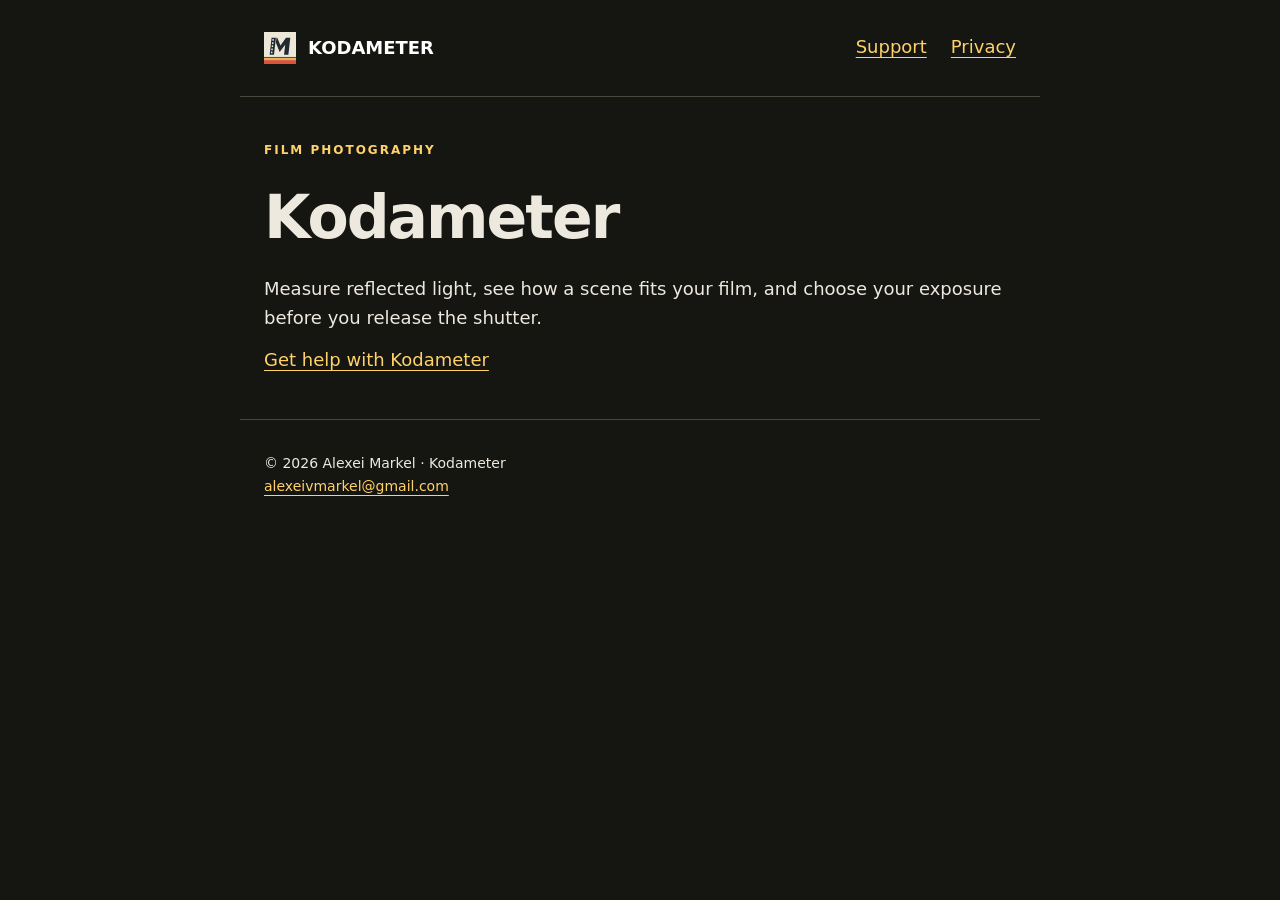
<file: index.html>
<!doctype html><html lang="en"><head><meta charset="utf-8"><meta name="viewport" content="width=device-width,initial-scale=1"><title>Kodameter</title><link rel="stylesheet" href="style.css"></head><body><header><a href="./"><img src="kodameter.svg" width="32" height="32" alt=""> <strong>KODAMETER</strong></a><nav aria-label="Main navigation"><a href="support.html">Support</a><a href="privacy.html">Privacy</a></nav></header><main><p class="eyebrow">Film photography</p><h1>Kodameter</h1><p>Measure reflected light, see how a scene fits your film, and choose your exposure before you release the shutter.</p><p><a href="support.html">Get help with Kodameter</a></p></main><footer>© 2026 Alexei Markel · Kodameter<br><a href="mailto:alexeivmarkel@gmail.com">alexeivmarkel@gmail.com</a></footer></body></html>
</file>
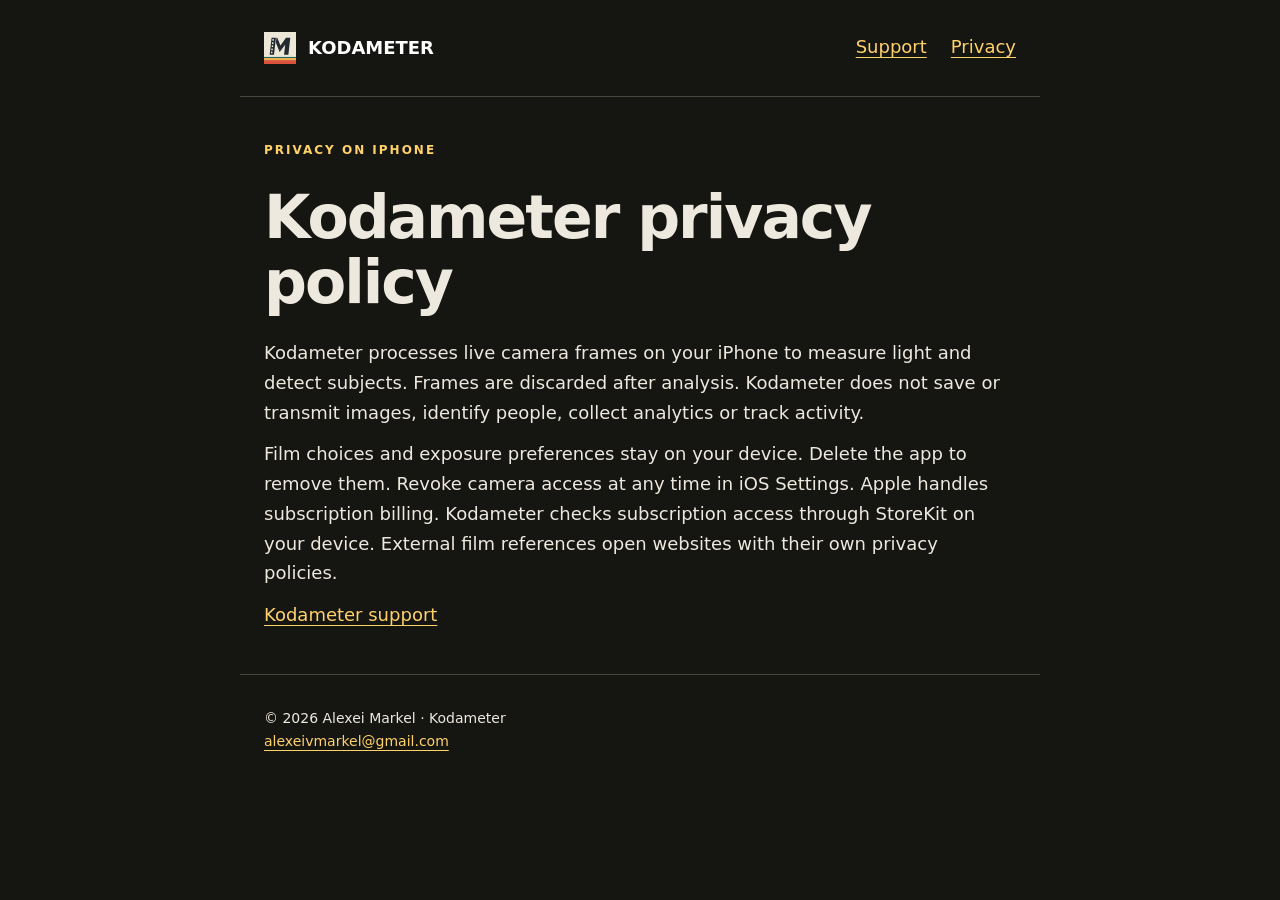
<file: privacy.html>
<!doctype html><html lang="en"><head><meta charset="utf-8"><meta name="viewport" content="width=device-width,initial-scale=1"><title>Kodameter privacy policy</title><link rel="stylesheet" href="style.css"></head><body><header><a href="./"><img src="kodameter.svg" width="32" height="32" alt=""> <strong>KODAMETER</strong></a><nav aria-label="Main navigation"><a href="support.html">Support</a><a href="privacy.html">Privacy</a></nav></header><main><p class="eyebrow">Privacy on iPhone</p><h1>Kodameter privacy policy</h1><p>Kodameter processes live camera frames on your iPhone to measure light and detect subjects. Frames are discarded after analysis. Kodameter does not save or transmit images, identify people, collect analytics or track activity.</p><p>Film choices and exposure preferences stay on your device. Delete the app to remove them. Revoke camera access at any time in iOS Settings. Apple handles subscription billing. Kodameter checks subscription access through StoreKit on your device. External film references open websites with their own privacy policies.</p><p><a href="support.html">Kodameter support</a></p></main><footer>© 2026 Alexei Markel · Kodameter<br><a href="mailto:alexeivmarkel@gmail.com">alexeivmarkel@gmail.com</a></footer></body></html>
</file>
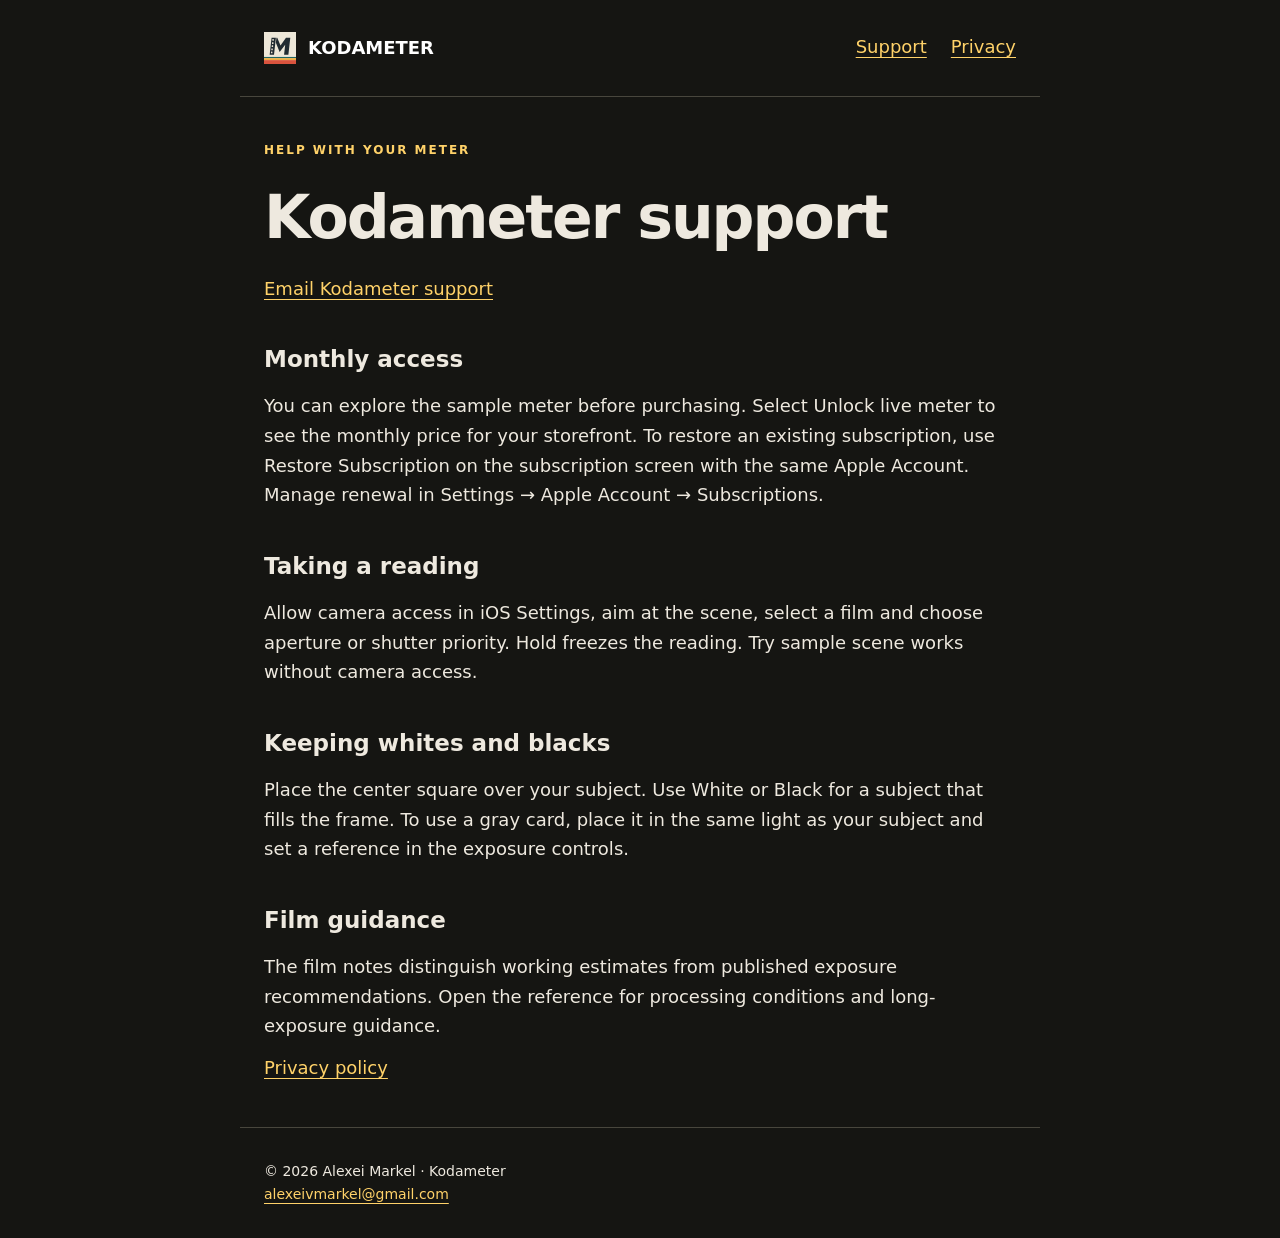
<file: support.html>
<!doctype html><html lang="en"><head><meta charset="utf-8"><meta name="viewport" content="width=device-width,initial-scale=1"><title>Kodameter support</title><link rel="stylesheet" href="style.css"></head><body><header><a href="./"><img src="kodameter.svg" width="32" height="32" alt=""> <strong>KODAMETER</strong></a><nav aria-label="Main navigation"><a href="support.html">Support</a><a href="privacy.html">Privacy</a></nav></header><main><p class="eyebrow">Help with your meter</p><h1>Kodameter support</h1><p><a href="mailto:alexeivmarkel@gmail.com?subject=Kodameter%20support">Email Kodameter support</a></p><h2>Monthly access</h2><p>You can explore the sample meter before purchasing. Select Unlock live meter to see the monthly price for your storefront. To restore an existing subscription, use Restore Subscription on the subscription screen with the same Apple Account. Manage renewal in Settings → Apple Account → Subscriptions.</p><h2>Taking a reading</h2><p>Allow camera access in iOS Settings, aim at the scene, select a film and choose aperture or shutter priority. Hold freezes the reading. Try sample scene works without camera access.</p><h2>Keeping whites and blacks</h2><p>Place the center square over your subject. Use White or Black for a subject that fills the frame. To use a gray card, place it in the same light as your subject and set a reference in the exposure controls.</p><h2>Film guidance</h2><p>The film notes distinguish working estimates from published exposure recommendations. Open the reference for processing conditions and long-exposure guidance.</p><p><a href="privacy.html">Privacy policy</a></p></main><footer>© 2026 Alexei Markel · Kodameter<br><a href="mailto:alexeivmarkel@gmail.com">alexeivmarkel@gmail.com</a></footer></body></html>
</file>
<file: style.css>
*{box-sizing:border-box}body{margin:0;background:#151512;color:#eee9df;font:18px/1.65 system-ui,sans-serif}main,header,footer{max-width:800px;margin:auto;padding:32px 24px}header{display:flex;justify-content:space-between;gap:24px;border-bottom:1px solid #48463d}nav{display:flex;gap:24px}a{color:#ffd269;text-underline-offset:4px}a:focus-visible{outline:3px solid #ffd269;outline-offset:5px}h1{font-size:clamp(36px,7vw,60px);line-height:1.08;letter-spacing:-2px;margin:24px 0}h2{font-size:23px;margin:38px 0 10px}p{margin:12px 0}small,.muted{color:#bdb8ad}.eyebrow{color:#ffd269;text-transform:uppercase;letter-spacing:2px;font-size:12px;font-weight:700}footer{border-top:1px solid #48463d;font-size:14px}strong{color:#fff}address{font-style:normal}a{overflow-wrap:anywhere}@media(max-width:480px){header{display:block}nav{margin-top:12px}}header>a{display:flex;align-items:center;gap:12px;text-decoration:none}
</file>
